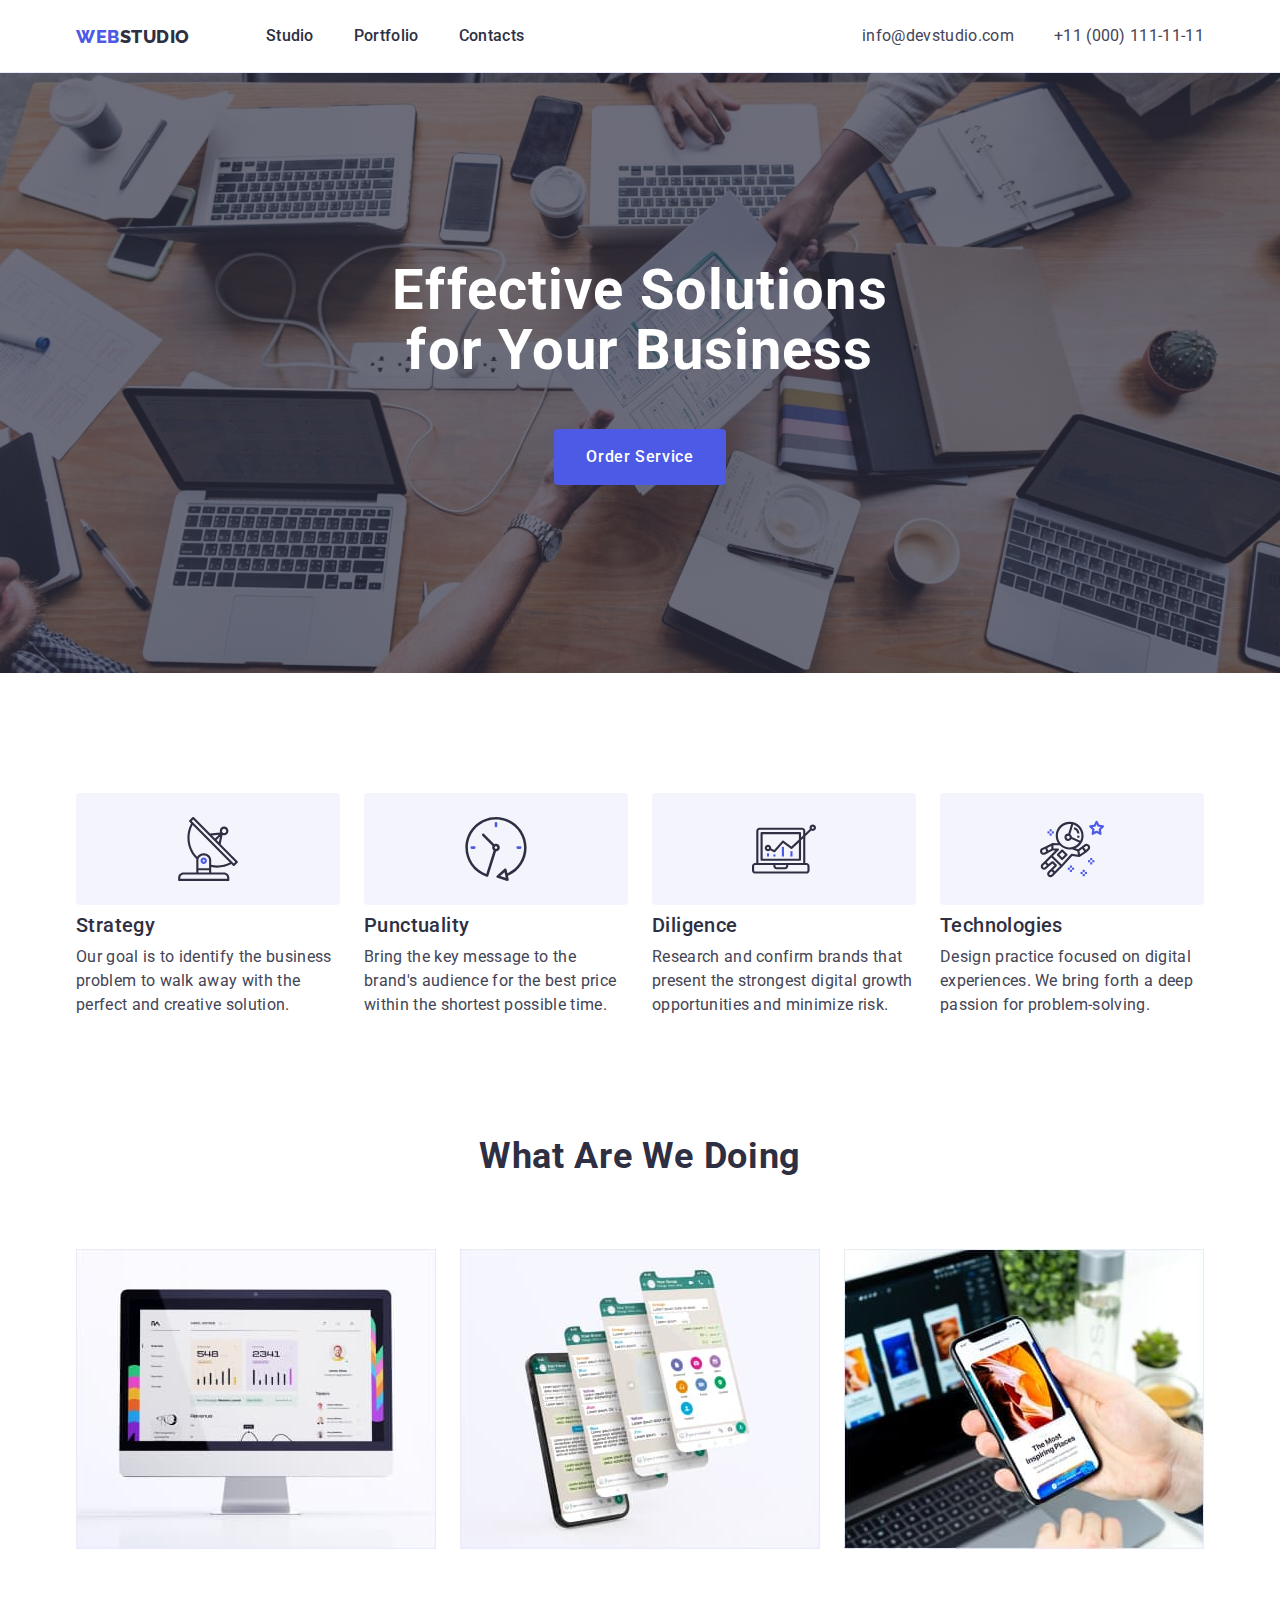
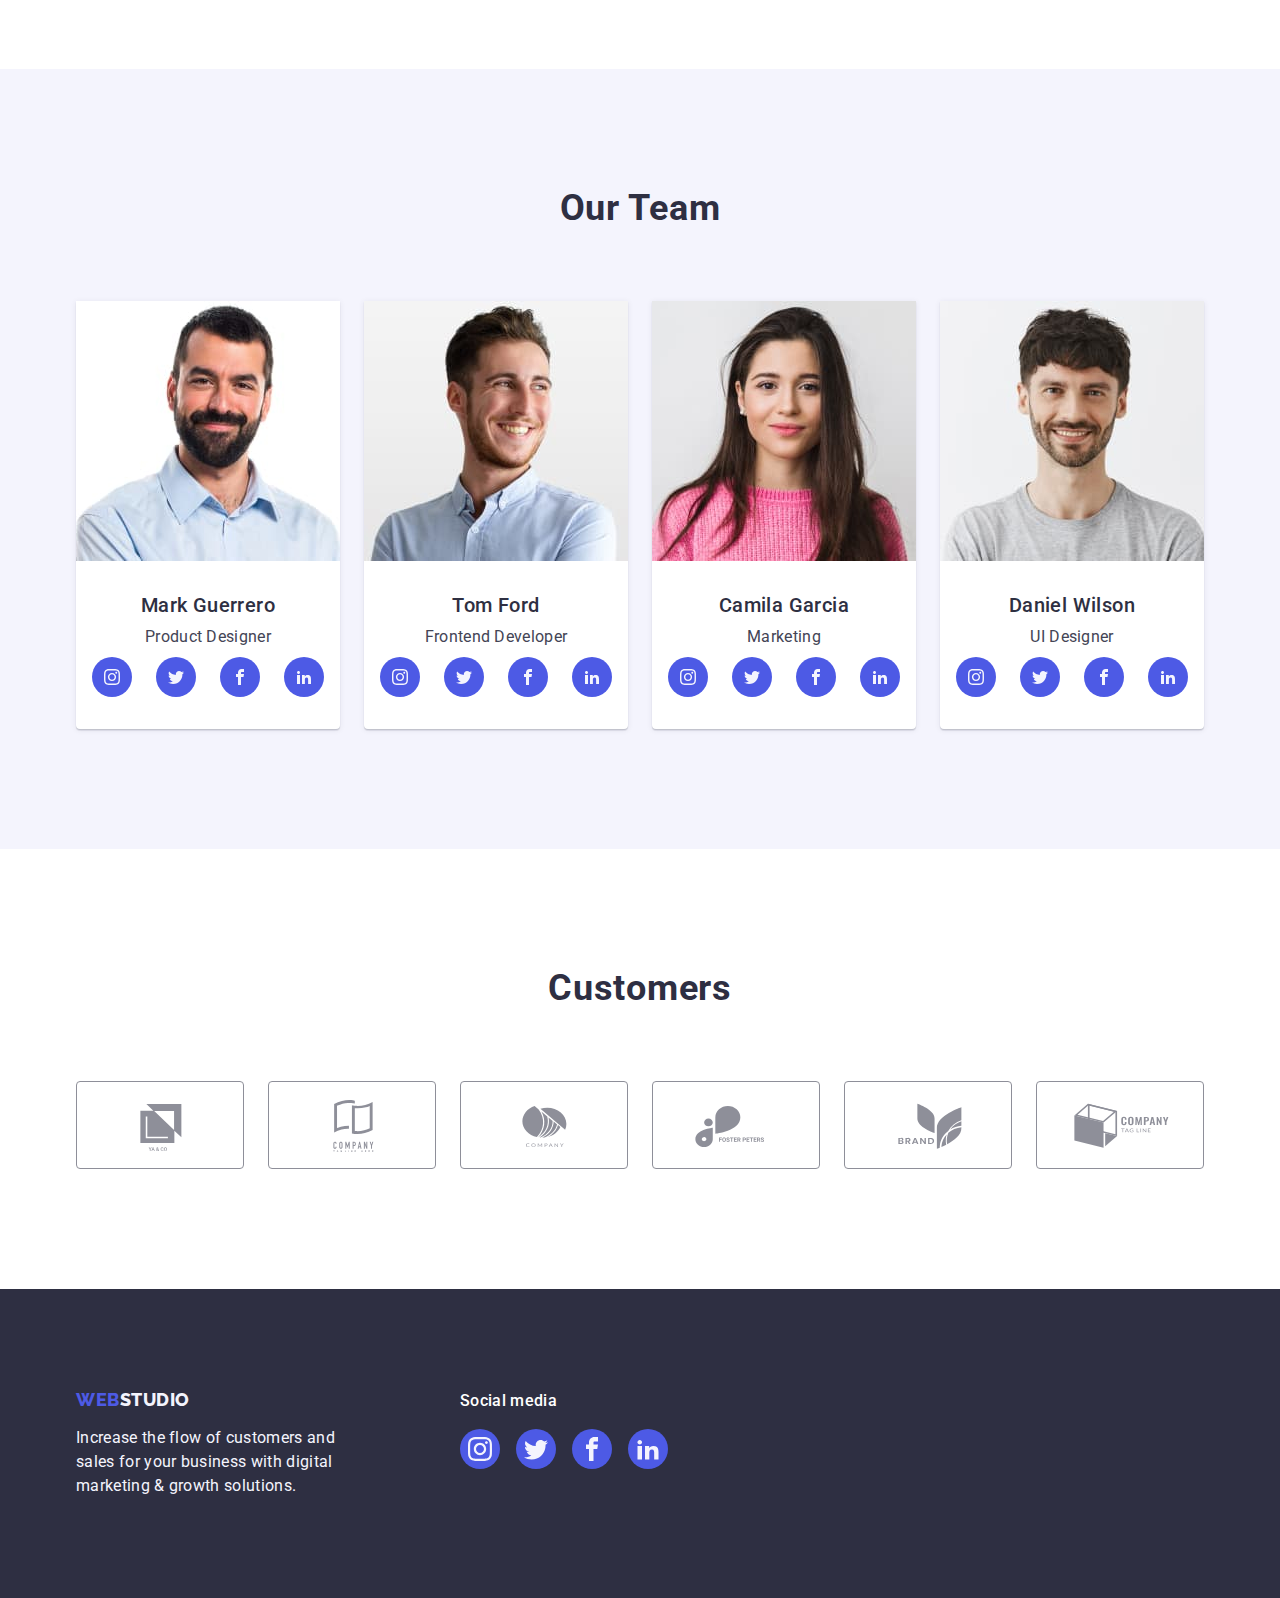
<file: index.html>
<!DOCTYPE html>
<html lang="en">
<head>
    <meta charset="UTF-8">
    <meta http-equiv="X-UA-Compatible" content="IE=edge">
    <meta name="viewport" content="width=device-width, initial-scale=1.0">
    <title>WebStudio</title>
    <link rel="preconnect" href="https://fonts.googleapis.com">
    <link rel="preconnect" href="https://fonts.gstatic.com" crossorigin>
    <link href="https://fonts.googleapis.com/css2?family=Raleway:wght@800&family=Roboto:wght@400;500;700;900&display=swap"
        rel="stylesheet">
    <link rel="stylesheet" href="https://cdnjs.cloudflare.com/ajax/libs/modern-normalize/1.1.0/modern-normalize.min.css">
    <link rel="stylesheet" href="./css/styles.css">
</head>
<body>
    <header class="page-header">
        <div class="container header-container">
        <nav class="page-navigation">
            <a href="./index.html" class="logo-header link">Web<span class="logo-part-dark">Studio</span></a>
        <ul class="menu list">
            <li class="menu-item"><a class="menu-link link" href="./index.html">Studio</a></li>
            <li class="menu-item"><a class="menu-link link" href="./portfolio.html">Portfolio</a></li>
            <li class="menu-item"><a class="menu-link link" href="">Contacts</a></li>
        </ul>
        </nav>
        <address class="contact-info link">
            <ul class="contact-info list">
            <li class="contact-item"><a class="contact-info-item link" href="mailto:info@devstudio.com">info@devstudio.com</a></li>
            <li class="contact-item"><a class="contact-info-item link" href="tel:+110001111111">+11 (000) 111-11-11</a></li>
            </ul>
        </address>
        </div>
    </header>
    <main class="page-content">
        <section class="hero background">
            <div class="container">
            <h1 class="main-title">Effective Solutions for Your Business</h1>
            <button class="order-button button-hero button" type="button">Order Service</button>
            </div>
        </section> 
        <section class="work-principles-section section">
            <div class="container">
            <h2 class="hidden-title" hidden>Work principles</h2>
               <ul class="work-principles-list list">
               <li class="work-principles-item">
                <div class="icon-work-principles">
                <svg class="icon-item" width="64" height="64">
                    <use href="./images/icons.svg#icon-antenna-1"></use>
                </svg>    
                </div>
                    <h3 class="work-principles-description-title">Strategy</h3>
                    <p class="work-principles-description-text">Our goal is to identify the business problem to walk away with the perfect and creative solution.</p>
                </li>
                <li class="work-principles-item">
                    <div class="icon-work-principles">
                    <svg class="icon-item" width="64" height="64">
                        <use href="./images/icons.svg#icon-clock-1"></use>
                    </svg>    
                    </div>
                    <h3 class="work-principles-description-title">Punctuality</h3>
                    <p class="work-principles-description-text">Bring the key message to the brand's audience for the best price within the shortest possible time.</p>
                </li>
                <li class="work-principles-item">
                    <div class="icon-work-principles">
                    <svg class="icon-item" width="64" height="64">
                        <use href="./images/icons.svg#icon-diagram-1"></use>
                    </svg>    
                    </div>
                    <h3 class="work-principles-description-title">Diligence</h3>
                    <p class="work-principles-description-text">Research and confirm brands that present the strongest digital growth opportunities and minimize risk.</p>
                    
                </li>
                <li class="work-principles-item">
                    <div class="icon-work-principles">
                    <svg class="icon-item" width="64" height="64">
                        <use href="./images/icons.svg#icon-astronaut-1"></use>
                    </svg>    
                    </div>
                    <h3 class="work-principles-description-title">Technologies</h3>
                     <p class="work-principles-description-text">Design practice focused on digital experiences. We bring forth a deep passion for problem-solving.</p>
                </li>
                </ul>
            </div>
        </section>
        <section class="our-services-section section">
            <div class="container">
            <h2 class="our-services-section-title">What are we doing</h2>
            <ul class="our-services-list list">
                <li class="our-services-list-item"><img src="./images/Rectangle71.jpg" alt="Computer" width="360" height="300"></li>
                <li class="our-services-list-item"><img src="./images/Rectangle72.jpg" alt="Mobile" width="360" height="300"></li>
                <li class="our-services-list-item"><img src="./images/Rectangle74.jpg" alt="ComputerMobile" width="360" height="300"></li>
            </ul>
            </div>
        </section>
        <section class="our-team-section section">
            <div class="container">
            <h2 class="our-team-section-title">Our Team</h2>
            <ul class="our-team-list list">
                <li class="our-team-list-item card"><img class="our-team-img" src="./images/MarkGuerrero.jpg" alt="Mark Guerrero Product Designer" width="264" height="260">
                    <div class="our-team-container">
                    <h3 class="our-team-description-title">Mark Guerrero</h3>
                    <p class="our-team-description-text">Product Designer</p>
                    <ul class="social-networks">
                        <li class="social-list">
                            <a href="#" class="social-link">
                                <svg class="networks" width="16" height="16">
                                    <use href="./images/icons.svg#icon-instagram"></use>
                                </svg> 
                            </a>
                        </li>
                        <li class="social-list">
                            <a href="#" class="social-link">
                                <svg class="networks" width="16" height="16">
                                    <use href="./images/icons.svg#icon-twitter"></use>
                                </svg>
                            </a>
                        </li>
                        <li class="social-list">
                            <a href="#" class="social-link">
                                <svg class="networks" width="16" height="16">
                                    <use href="./images/icons.svg#icon-facebook"></use>
                                </svg>
                            </a>
                        </li>
                        <li class="social-list">
                            <a href="#" class="social-link">
                                <svg class="networks" width="16" height="16">
                                    <use href="./images/icons.svg#icon-linkedin2"></use>
                                </svg>
                            </a>
                        </li>                    
                    </ul>
                    </div>
                </li>
                <li class="our-team-list-item card"><img class="our-team-img" src="./images/TomFord.jpg" alt="Tom Ford Frontend Developer" width="264" height="260">
                    <div class="our-team-container">
                    <h3 class="our-team-description-title">Tom Ford</h3>
                    <p class="our-team-description-text">Frontend Developer</p>
                    <ul class="social-networks">
                                                <li class="social-list">
                            <a href="#" class="social-link">
                                <svg class="networks" width="16" height="16">
                                    <use href="./images/icons.svg#icon-instagram"></use>
                                </svg> 
                            </a>
                        </li>
                        <li class="social-list">
                            <a href="#" class="social-link">
                                <svg class="networks" width="16" height="16">
                                    <use href="./images/icons.svg#icon-twitter"></use>
                                </svg>
                            </a>
                        </li>
                        <li class="social-list">
                            <a href="#" class="social-link">
                                <svg class="networks" width="16" height="16">
                                    <use href="./images/icons.svg#icon-facebook"></use>
                                </svg>
                            </a>
                        </li>
                        <li class="social-list">
                            <a href="#" class="social-link">
                                <svg class="networks" width="16" height="16">
                                    <use href="./images/icons.svg#icon-linkedin2"></use>
                                </svg>
                            </a>
                        </li> 
                                
                    </ul>
                    </div>
                </li>
                <li class="our-team-list-item card"><img class="our-team-img" src="./images/CamilaGarcia.jpg" alt="Camila Garcia Marketing" width="264" height="260">
                    <div class="our-team-container">
                    <h3 class="our-team-description-title">Camila Garcia</h3>
                    <p class="our-team-description-text">Marketing</p>
                    <ul class="social-networks">
                        <li class="social-list">
                            <a href="#" class="social-link">
                                <svg class="networks" width="16" height="16">
                                    <use href="./images/icons.svg#icon-instagram"></use>
                                </svg>
                            </a>
                        </li>
                        <li class="social-list">
                            <a href="#" class="social-link">
                                <svg class="networks" width="16" height="16">
                                    <use href="./images/icons.svg#icon-twitter"></use>
                                </svg>
                            </a>
                        </li>
                        <li class="social-list">
                            <a href="#" class="social-link">
                                <svg class="networks" width="16" height="16">
                                    <use href="./images/icons.svg#icon-facebook"></use>
                                </svg>
                            </a>
                        </li>
                        <li class="social-list">
                            <a href="#" class="social-link">
                                <svg class="networks" width="16" height="16">
                                    <use href="./images/icons.svg#icon-linkedin2"></use>
                                </svg>
                            </a>
                        </li>
                    </ul>
                    </div>
                </li>
                <li class="our-team-list-item card"><img class="our-team-img" src="./images/DanielWilson.jpg" alt="Daniel Wilson UI Designer" width="264" height="260">
                    <div class="our-team-container">
                    <h3 class="our-team-description-title">Daniel Wilson</h3>
                    <p class="our-team-description-text">UI Designer</p>
                    <ul class="social-networks">
                        <li class="social-list">
                            <a href="#" class="social-link">
                                <svg class="networks" width="16" height="16">
                                    <use href="./images/icons.svg#icon-instagram"></use>
                                </svg>
                            </a>
                        </li>
                        <li class="social-list">
                            <a href="#" class="social-link">
                                <svg class="networks" width="16" height="16">
                                    <use href="./images/icons.svg#icon-twitter"></use>
                                </svg>
                            </a>
                        </li>
                        <li class="social-list">
                            <a href="#" class="social-link">
                                <svg class="networks" width="16" height="16">
                                    <use href="./images/icons.svg#icon-facebook"></use>
                                </svg>
                            </a>
                        </li>
                        <li class="social-list">
                            <a href="#" class="social-link">
                                <svg class="networks" width="16" height="16">
                                    <use href="./images/icons.svg#icon-linkedin2"></use>
                                </svg>
                            </a>
                        </li>
                    </ul>
                    </div>
                </li>
            </ul>
            </div>
        </section>
            <section class="customers list">
                <div class="container">
                    <h2 class="title-customers">Customers</h2>
                    <ul class="customers-list">
                        <li class="customers-item">
                            <a href="#" class="log-link">
                                <svg class="lol" width="104" height="56">
                                    <use href="./images/icons.svg#icon-Logo"></use>
                                </svg>
                            </a>
                        </li>
                        <li class="customers-item">
                            <a href="#" class="log-link">
                                <svg class="lol" width="104" height="56">
                                    <use href="./images/icons.svg#icon-Logo-1"></use>
                                </svg>
                            </a>
                        </li>
                        <li class="customers-item">
                            <a href="#" class="log-link">
                                <svg class="lol" width="104" height="56">
                                    <use href="./images/icons.svg#icon-Logo-2"></use>
                                </svg>
                            </a>
                        </li>
                        <li class="customers-item">
                            <a href="#" class="log-link">
                                <svg class="lol" width="104" height="56">
                                    <use href="./images/icons.svg#icon-Logo-3"></use>
                                </svg>
                            </a>
                        </li>
                        <li class="customers-item">
                            <a href="#" class="log-link">
                                <svg class="lol" width="104" height="56">
                                    <use href="./images/icons.svg#icon-Logo-4"></use>
                                </svg>
                            </a>
                        </li>
                        <li class="customers-item">
                            <a href="#" class="log-link">
                                <svg class="lol" width="104" height="56">
                                    <use href="./images/icons.svg#icon-Logo-5"></use>
                                </svg>
                            </a>
                        </li>
                    </ul>
                </div>
            </section>
    </main>
    <footer class="page-footer">
        <div class="container social-icons">
            <div class="footer-logo">
            <a href="./index.html" class="logo-footer link">Web<span class="logo-part-light">Studio</span></a>
            <p class="footer-text">Increase the flow of customers and sales for your business with digital marketing & growth solutions.</p>
        </div>
        <div class="footer-social">
            <p class="footer-social-text">Social media</p>
            <ul class="footer-social-networks">
                <li class="footer-social-list">
                    <a href="#" class="footer-social-link">
                        <svg class="networks" width="24" height="24">
                            <use href="./images/icons.svg#icon-instagram"></use>
                        </svg>
                    </a>
                </li>
                <li class="footer-social-list">
                    <a href="#" class="footer-social-link">
                        <svg class="networks" width="24" height="24">
                            <use href="./images/icons.svg#icon-twitter"></use>
                        </svg>
                    </a>
                </li>
                <li class="footer-social-list">
                    <a href="#" class="footer-social-link">
                        <svg class="networks" width="24" height="24">
                            <use href="./images/icons.svg#icon-facebook"></use>
                        </svg>
                    </a>
                </li>
                <li class="footer-social-list">
                    <a href="#" class="footer-social-link">
                        <svg class="networks" width="24" height="24">
                            <use href="./images/icons.svg#icon-linkedin2"></use>
                        </svg>
                    </a>
                </li>
            </ul>
        </div>
        </div>
        </footer>
    </body>
</html>
</file>
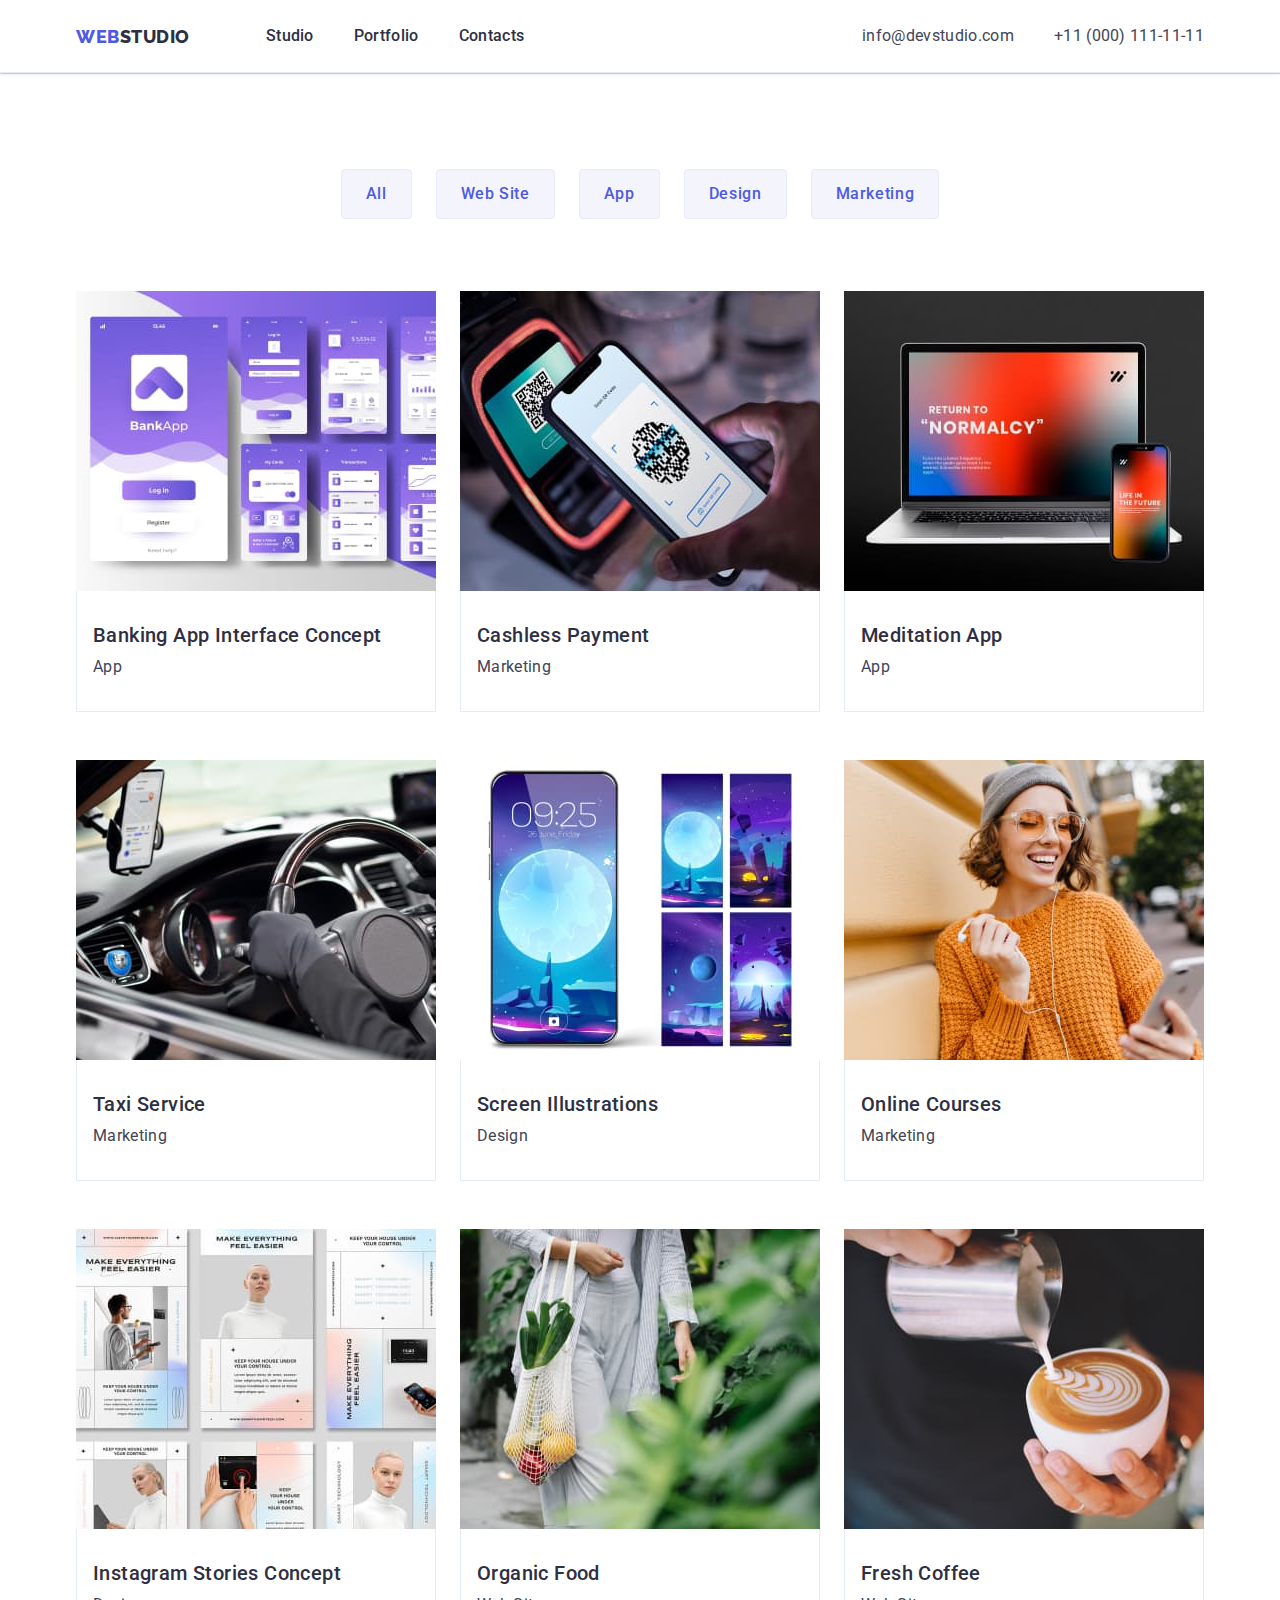
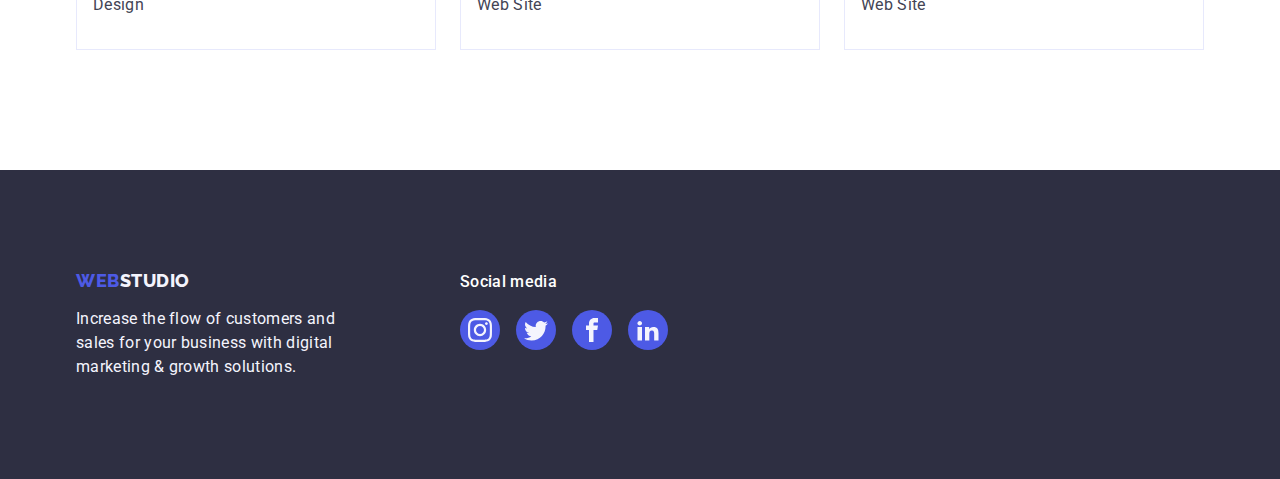
<file: portfolio.html>
<!DOCTYPE html>
<html lang="en">
<head>
    <meta charset="UTF-8">
    <meta http-equiv="X-UA-Compatible" content="IE=edge">
    <meta name="viewport" content="width=device-width, initial-scale=1.0">
    <title>Document</title>
    <link rel="preconnect" href="https://fonts.googleapis.com">
    <link rel="preconnect" href="https://fonts.gstatic.com" crossorigin>
    <link href="https://fonts.googleapis.com/css2?family=Raleway:wght@800&family=Roboto:wght@400;500;700;900&display=swap"
        rel="stylesheet">
    <link rel="stylesheet" href="https://cdnjs.cloudflare.com/ajax/libs/modern-normalize/1.1.0/modern-normalize.min.css">
    <link rel="stylesheet" href="./css/styles.css">
</head>
<body>
    <header class="page-header">
        <div class="container header-container">
        <nav class="page-navigation">
            <a href="./index.html" class="logo-header link">Web<span class="logo-part-dark">Studio</span></a>
            <ul class="menu list">
                <li class="menu-item"><a class="menu-link link" href="./index.html">Studio</a></li>
                <li class="menu-item"><a class="menu-link link" href="./portfolio.html">Portfolio</a></li>
                <li class="menu-item"><a class="menu-link link" href="">Contacts</a></li>
            </ul>
        </nav>
        <address class="contact-info link">
            <ul class="contact-info list">
                <li class="contact-item"><a class="contact-info-item link" href="mailto:info@devstudio.com">info@devstudio.com</a></li>
                <li class="contact-item"><a class="contact-info-item link" href="tel:+110001111111">+11 (000) 111-11-11</a></li>
            </ul>
        </address>
        </div>
    </header>
    <main>
        <section class="portfolio">
            <div class="container">
            <h1 class=".hidden-title" hidden>Prodacts</h1>
            <ul class="filter-button-list list">
                <li class="button-list-item"><button class="filter-button" type="button">All</button></li>
                <li class="button-list-item"><button class="filter-button" type="button">Web Site</button></li>
                <li class="button-list-item"><button class="filter-button" type="button">App</button></li>
                <li class="button-list-item"><button class="filter-button" type="button">Design</button></li>
                <li class="button-list-item"><button class="filter-button" type="button">Marketing</button></li>
            </ul>               
            <ul class="projects-cards-list list">
            <li class="projects-cards-item">
                <a class="project-link link" href="" ><img src="./images/BankingAppInterfaceConcept.jpg" alt="Banking App Interface Concept" width="360" height="300">
                <div class="project-link-border">
                    <h2 class="project-description-title">Banking App Interface Concept</h2>
                <p class="project-description-text">App</p></div></a>
            </li>
            <li class="projects-cards-item">
                <a class="project-link link" href="" ><img src="./images/CashlessPayment.jpg" alt="Cashless Payment" width="360" height="300">
                <div class="project-link-border">
                    <h2 class="project-description-title">Cashless Payment</h2>
                <p class="project-description-text">Marketing</p></div></a>
            </li>
            <li class="projects-cards-item">
                <a class="project-link link" href="" ><img src="./images/MeditationApp.jpg" alt="Meditation App" width="360" height="300">
                <div class="project-link-border">
                    <h2 class="project-description-title">Meditation App</h2>
                <p class="project-description-text">App</p></div></a>
            </li>
            <li class="projects-cards-item">
                <a class="project-link link" href="" ><img src="./images/TaxiService.jpg" alt="Taxi Service" width="360" height="300">
                <div class="project-link-border">
                    <h2 class="project-description-title">Taxi Service</h2>
                <p class="project-description-text">Marketing</p></div></a>
            </li>
            <li class="projects-cards-item">
                <a class="project-link link" href="" ><img src="./images/ScreenIllustrations.jpg" alt="Screen Illustrations" width="360" height="300">
                <div class="project-link-border">
                    <h2 class="project-description-title">Screen Illustrations</h2>
                <p class="project-description-text">Design</p></div></a>
            </li>
            <li class="projects-cards-item" >
                <a class="project-link link" href="" ><img src="./images/OnlineCourses.jpg" alt="Online Courses" width="360" height="300">
                <div class="project-link-border">
                    <h2 class="project-description-title">Online Courses</h2>
                <p class="project-description-text">Marketing</p></div></a>
            </li>
            <li class="projects-cards-item">
                <a class="project-link link" href="" ><img src="./images/InstagramStoriesConcept.jpg" alt="Instagram Stories Concept" width="360" height="300">
                <div class="project-link-border">
                    <h2 class="project-description-title">Instagram Stories Concept</h2>
                <p class="project-description-text">Design</p></div></a>
            </li>
            <li class="projects-cards-item">
                <a class="project-link link" href="" ><img src="./images/OrganicFood.jpg" alt="Organic Food" width="360" height="300">
                <div class="project-link-border">
                    <h2 class="project-description-title">Organic Food</h2>
                <p class="project-description-text">Web Site</p></div></a>
            </li>
            <li class="projects-cards-item">
                <a class="project-link link" href="" ><img src="./images/FreshCoffee.jpg" alt="Fresh Coffee" width="360" height="300">
                <div class="project-link-border">
                    <h2 class="project-description-title">Fresh Coffee</h2>
                <p class="project-description-text">Web Site</p></div></a>
            </li>
            </ul>
            </div>
        </section>
        </main>
            <footer class="page-footer">
                <div class="container social-icons">
                    <div class="footer-logo">
                        <a href="./index.html" class="logo-footer link">Web<span class="logo-part-light">Studio</span></a>
                        <p class="footer-text">Increase the flow of customers and sales for your business with digital marketing &
                            growth solutions.</p>
                    </div>
                    <div class="footer-social">
                        <p class="footer-social-text">Social media</p>
                        <ul class="footer-social-networks">
                            <li class="footer-social-list">
                                <a href="#" class="footer-social-link">
                                    <svg class="networks" width="24" height="24">
                                        <use href="./images/icons.svg#icon-instagram"></use>
                                    </svg>
                                </a>
                            </li>
                            <li class="footer-social-list">
                                <a href="#" class="footer-social-link">
                                    <svg class="networks" width="24" height="24">
                                        <use href="./images/icons.svg#icon-twitter"></use>
                                    </svg>
                                </a>
                            </li>
                            <li class="footer-social-list">
                                <a href="#" class="footer-social-link">
                                    <svg class="networks" width="24" height="24">
                                        <use href="./images/icons.svg#icon-facebook"></use>
                                    </svg>
                                </a>
                            </li>
                            <li class="footer-social-list">
                                <a href="#" class="footer-social-link">
                                    <svg class="networks" width="24" height="24">
                                        <use href="./images/icons.svg#icon-linkedin2"></use>
                                    </svg>
                                </a>
                            </li>
                        </ul>
                    </div>
                </div>
            </footer>
</body>
</html>
</file>
<file: css/styles.css>
:root {
    --logo-brand-color: #4d5ae5;
    --pressed-state-color: #404bbf;
    --body-brand-color: #2e2f42;
    --success-messages-color: #31d0aa;
    --body-text-color: #434455;
    --helper-text-color: #8e8f99;
    --subtle-background-color: #e7e9fc;
    --light-mode-background-color: #f4f4fd;
    --overlay-color: #2e2f42;
    --hero-color: #2e2f42;
    --page-background-color: #ffffff;
    --modal-background-color: #fcfcfc;
}
h1, 
h2,
h3, 
h4, 
p {
    margin-top: 0;
    margin-bottom: 0;

}

ul {
    margin-top: 0;
    margin-bottom: 0;
    padding-left: 0;
    list-style: none;
}

img {
    display: block;
}

body {
    font-family: "Roboto", sans-serif;
    color: var(--body-text-color);
    font-weight: 400;
    font-size: 16px;
    background-color: var(--page-background-color);
}

button:hover,
button:focus {
    background-color: var(--pressed-state-color);
}

.list {
    list-style: none;
}

.container {
    width: 1158px;
    margin-left: auto;
    margin-right: auto;
    padding-left: 15px;
    padding-right: 15px;
}

.page-header {
    display: flex;
    align-items: center;
    border-bottom: 1px solid #e7e9fc;
    box-shadow: 2px 1px rgba(46, 47, 66, 0.08), 0px 1px 1px rgba(46, 47, 66, 0.16),
    0px 1px 6px rgba(46, 47, 66, 0.08);
}
.header-container {
    display: flex;
    align-items: center;
    margin: 0 auto;
    padding: 0 15px;
 }

.section {
    padding-top: 120px;
    padding-bottom: 120px;
}

.hidden-title {
    position: absolute;
    width: 1px;
    height: 1px;
    margin: -1px;
    border: 0;
    padding: 0;
    white-space: nowrap;
    clip-path: inset(100%);
    clip: rect(0 0 0 0);
    overflow: hidden;
}

.page-navigation {
    display: flex;
    align-items: center;
}

.menu {
    display: flex;
    gap: 40px;
}
.menu-item {
    gap: 40px;
    display: flex;
}

.logo-header {
    font-family: "Raleway", sans-serif;
    font-weight: 800;
    font-size: 18px;
    line-height: 1.17;
    letter-spacing: 0.03em;
    text-transform: uppercase;
    color: var(--logo-brand-color);
    margin-right: 76px;
    padding-top: 25.5px;
    padding-bottom: 25.5px;

}

.logo-part-dark {
    font-weight: 800;
    font-size: 18px;
    line-height: 1.17;
    letter-spacing: 0.03em;
    text-transform: uppercase;
    color: var(--body-brand-color);
}

.link {
    text-decoration: none;
    }

.menu-link:hover,
.menu-link:focus {
    color: var(--pressed-state-color);
}
.contact-info-item:hover,
.contact-info-item:focus {
    color: var(--pressed-state-color);
}

.menu-link {
    font-weight: 500;
    font-size: 16px;
    line-height: 1.5;
    letter-spacing: 0.02em;
    color: var(--hero-color);
    padding: 24px 0;
}

.contact-info {
    font-style: normal;
    display: flex;
    gap: 40px;
    margin-left: auto;
}

.contact-info-item {
    font-size: 16px;
    line-height: 1.5;
    letter-spacing: 0.02em;
    color: var(--body-text-color);
}

.hero {
    background-color: var(--hero-color);
    padding-top: 0px;
    padding-bottom: 0px;
    display: flex;
    justify-content: center;
    padding: 188px 0;
}

.background {
    max-width: 1440px;
    height: 600px;
    margin-left: auto;
    margin-right: auto;
    background-image: linear-gradient(rgba(46,47,66,0.7), rgba(46,47,66,0.7)) ,url(../images/backgroundimage.jpg);
    background-repeat: no-repeat;
    background-size: cover;
    background-position: center;
}

.main-title {
    font-weight: 700;
    font-size: 56px;
    line-height: 1.07;
    letter-spacing: 0.02em;
    text-align: center;
    color: var(--page-background-color);
    max-width: 496px;
    margin-right: auto;
    margin-bottom: 48px;
    margin-left: auto;
}

.order-button {
    display: block;
    background-color: var(--logo-brand-color);
    font-weight: 500;
    font-size: 16px;
    line-height: 1.5;
    letter-spacing: 0.04em;
    cursor: pointer;
    color: var(--page-background-color);
    height: 56px;
    min-width: 169px;
    padding: 16px 32px;
    border-radius: 4px;
    display: block;
    margin: 0 auto;
    border: none; 
}

.work-principles-list {
        display: flex;
        justify-content: center;
        gap: 24px;
    }

.work-principles-item {
    width: calc((100% - 72px) / 4);
}
.icon-work-principles {
    display: flex;
        align-items: center;
        justify-content: center;
        background: #F4F4FD;
        border-radius: 4px;
        margin-bottom: 8px;
        height: 112px;
        padding: 24px 100px px;
}

.work-principles-description-title {
        color: var(--body-brand-color);
        font-weight: 500;
        font-size: 20px;
        line-height: 1.2;
        letter-spacing: 0.02em;
        margin-bottom: 8px;
    }

.work-principles-description-text {
        color: var(--body-text-color);
        font-weight: 400;
        font-size: 16px;
        line-height: 1.5;
        letter-spacing: 0.02em;
    }

.our-services-section {
    padding-top: 0;
}

.our-services-section-title {
        color: var(--body-brand-color);
        font-weight: 700;
        font-size: 36px;
        line-height: 1.11;
        text-align: center;
        letter-spacing: 0.02em;
        text-transform: capitalize;
        margin-right: auto;
        margin-bottom: 72px;
        margin-left: auto;
    }

.our-services-list {
     display: flex;
     gap: 24px;
}
.our-services-list-item {
        flex-basis: calc((100% - 48px) / 3);
}

.our-team-section {
    background-color: var(--light-mode-background-color);
}

.our-team-section-title {
    font-weight: 700;
    font-size: 36px;
    line-height: 1.11;
    letter-spacing: 0.02em;
    text-align: center;
    text-transform: capitalize;
    color: var(--hero-color);
    margin-right: auto;
    margin-bottom: 72px;
    margin-left: auto;
}

.our-team-list {
        display: flex;
        gap: 24px;
}

.our-team-list-item {
    background-color: var(--page-background-color);
    flex-basis: calc((100% - 72px) / 4);
    box-shadow: 0px 1px 6px rgba(46, 47, 66, 0.08), 0px 1px 1px rgba(46, 47, 66, 0.16), 0px 2px 1px rgba(46, 47, 66, 0.08);
    border-radius: 0px 0px 4px 4px;
    }

.our-team-container {
    padding: 32px 16px;
}

.our-team-description-title {
    font-weight: 500;
    font-size: 20px;
    line-height: 1.2;
    letter-spacing: 0.02em;
    color: var(--hero-color);
    margin-bottom: 8px;
    text-align: center;
}
.our-team-description-text {
    margin-bottom: 8px;
    text-align: center;
    font-style: normal;
    font-weight: 400;
    font-size: 16px;
    line-height: 1.5;
    letter-spacing: 0.02em;
    color: var(--body-text-color);
}

.social-networks {
    display: flex;
    justify-content: center;
    gap: 24px;
}

.social-list {
    width: 40px;
    height: 40px;
}

.social-link {
    display: flex;
    justify-content: center;
    align-items: center;
    width: 100%;
    height: 100%;
    border-radius: 50%;
    background-color: var(--logo-brand-color);
}

.social-link:hover,
.social-link:focus {
    background-color: var(--pressed-state-color);
}

.networks {
    fill: var(--light-mode-background-color);
}

.card {
    background-color: var(--page-background-color);
}

.customers {
    text-align: center;
    padding-top: 120px;
    padding-bottom: 120px;
}

.title-customers {
    margin-bottom: 72px;
    font-style: normal;
    font-weight: 700;
    font-size: 36px;
    line-height: 1.11;
    letter-spacing: 0.02em;
    color: var(--body-brand-color);

}

.customers-list {
    display: flex;
    justify-content: center;
    align-items: center;
    gap: 24px;
}

.customers-item {
    width: 168px;
    height: 88px;
}

.log-link {
    width: 100%;
    height: 100%;
    display: flex;
    justify-content: center;
    align-items: center;
    border-radius: 4px;
    border: 1px solid #8e8f99;
    color: #8e8f99;
}

.lol {
    fill: currentColor;
}

.log-link:hover,
.log-link:focus {
    border-color: var(--pressed-state-color);
    color: var(--pressed-state-color) ;
}

.page-footer {
    background-color: var(--hero-color);
    padding-top: 100px;
    padding-bottom: 100px
}

.logo-footer {
    font-family: "Raleway", sans-serif;
    font-weight: 800;
    font-size: 18px;
    line-height: 1.17;
    letter-spacing: 0.03em;
    text-transform: uppercase;
    color: var(--logo-brand-color);
    display: inline-block;
    margin-bottom: 16px;
}

.logo-part-light {
    color: var(--light-mode-background-color);
    display: inline-block;
}

.footer-text {
    color: var(--light-mode-background-color);
    font-weight: 400;
    font-size: 16px;
    line-height: 1.5;
    letter-spacing: 0.02em;
    display: block;
    width: 264px;
}

.social-icons {
    display: flex;
    align-items: baseline;
}

.footer-logo {
    margin-right: 120px;
}

.footer-social-text {
    margin-bottom: 16px;
    font-weight: 500;
    font-size: 16px;
    line-height: 1.5;
    letter-spacing: 0.02em;
    color: var(--page-background-color);
}

.footer-social-networks {
    display: flex;
    justify-content: center;
    align-items: center;
    gap: 16px;
}

.footer-social-list {
    width: 40px;
    height: 40px;
}

.footer-social-link {
    width: 100%;
    height: 100%;
    border-radius: 50%;
    background-color: var(--logo-brand-color);
    display: flex;
    justify-content: center;
    align-items: center;
}

.footer-social-link:hover,
.footer-social-link:focus {
    background-color: #31d0aa;
}

.portfolio {
    padding: 96px 0 120px;
}

.filter-button-list {    
    display: flex;
    justify-content: center;
    margin-bottom: 72px;
    gap: 24px;
}

.filter-button {
    font-weight: 500;
    font-size: 16px;
    line-height: 1.5;
    letter-spacing: 0.04em;
    color: var(--logo-brand-color);
    background-color: var(--light-mode-background-color);
    border: 1px solid #E7E9FC;
    padding: 12px 24px;
    border-radius: 4px;
}

.filter-button:hover,
.filter-button:focus {
    cursor: pointer;
    color: var(--page-background-color);
    border: 1px solid transparent;
    box-shadow: 0px 3px 1px rgba(0, 0, 0, 0.1), 0px 2px 1px 
    rgba(0, 0, 0, 0.08), 0px 2px 2px rgba(0, 0, 0, 0.12);
}

.projects-cards-list {
    display: flex;
    flex-wrap: wrap;
    gap: 24px;
    row-gap: 48px;
    }
.projects-cards-item {
    display: inline-block;
}

.project-link {
    display: block;
}

.project-link:hover, .project-link:focus {
    box-shadow: 0px 1px 6px rgba(46, 47, 66, 0.08), 0px 1px 1px rgba(46, 47, 66, 0.16), 0px 2px 1px rgba(46, 47, 66, 0.08);
    }


.project-link-border {
    padding: 32px 16px;
    border: 1px solid #e7e9fc;
    border-top: none;
}

.project-description-title {
    color: var(--body-brand-color);
    font-weight: 500;
    font-size: 20px;
    line-height: 1.2;
    letter-spacing: 0.02em;
    margin-bottom: 8px;

}

.project-description-text {
    color: var(--body-text-color);
    font-size: 16px;
    line-height: 1.5;
    letter-spacing: 0.02em;
}
</file>
